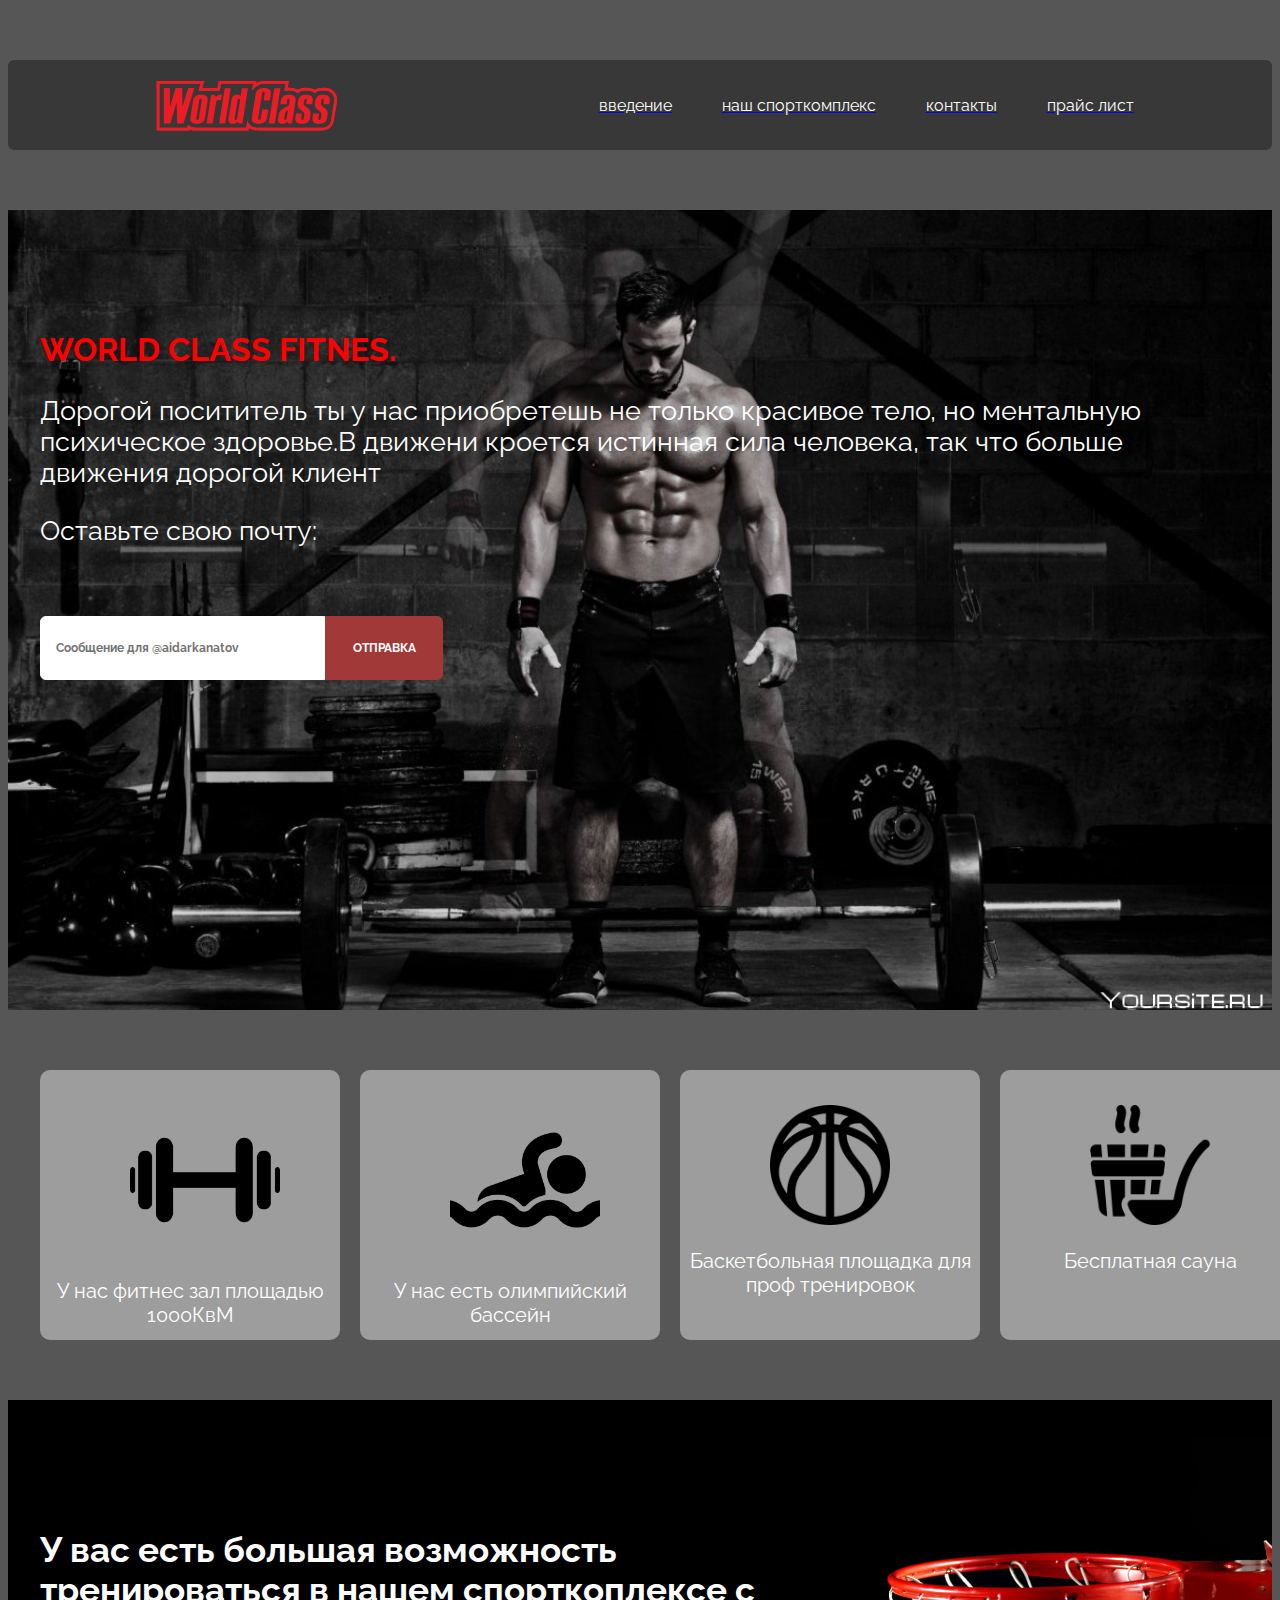
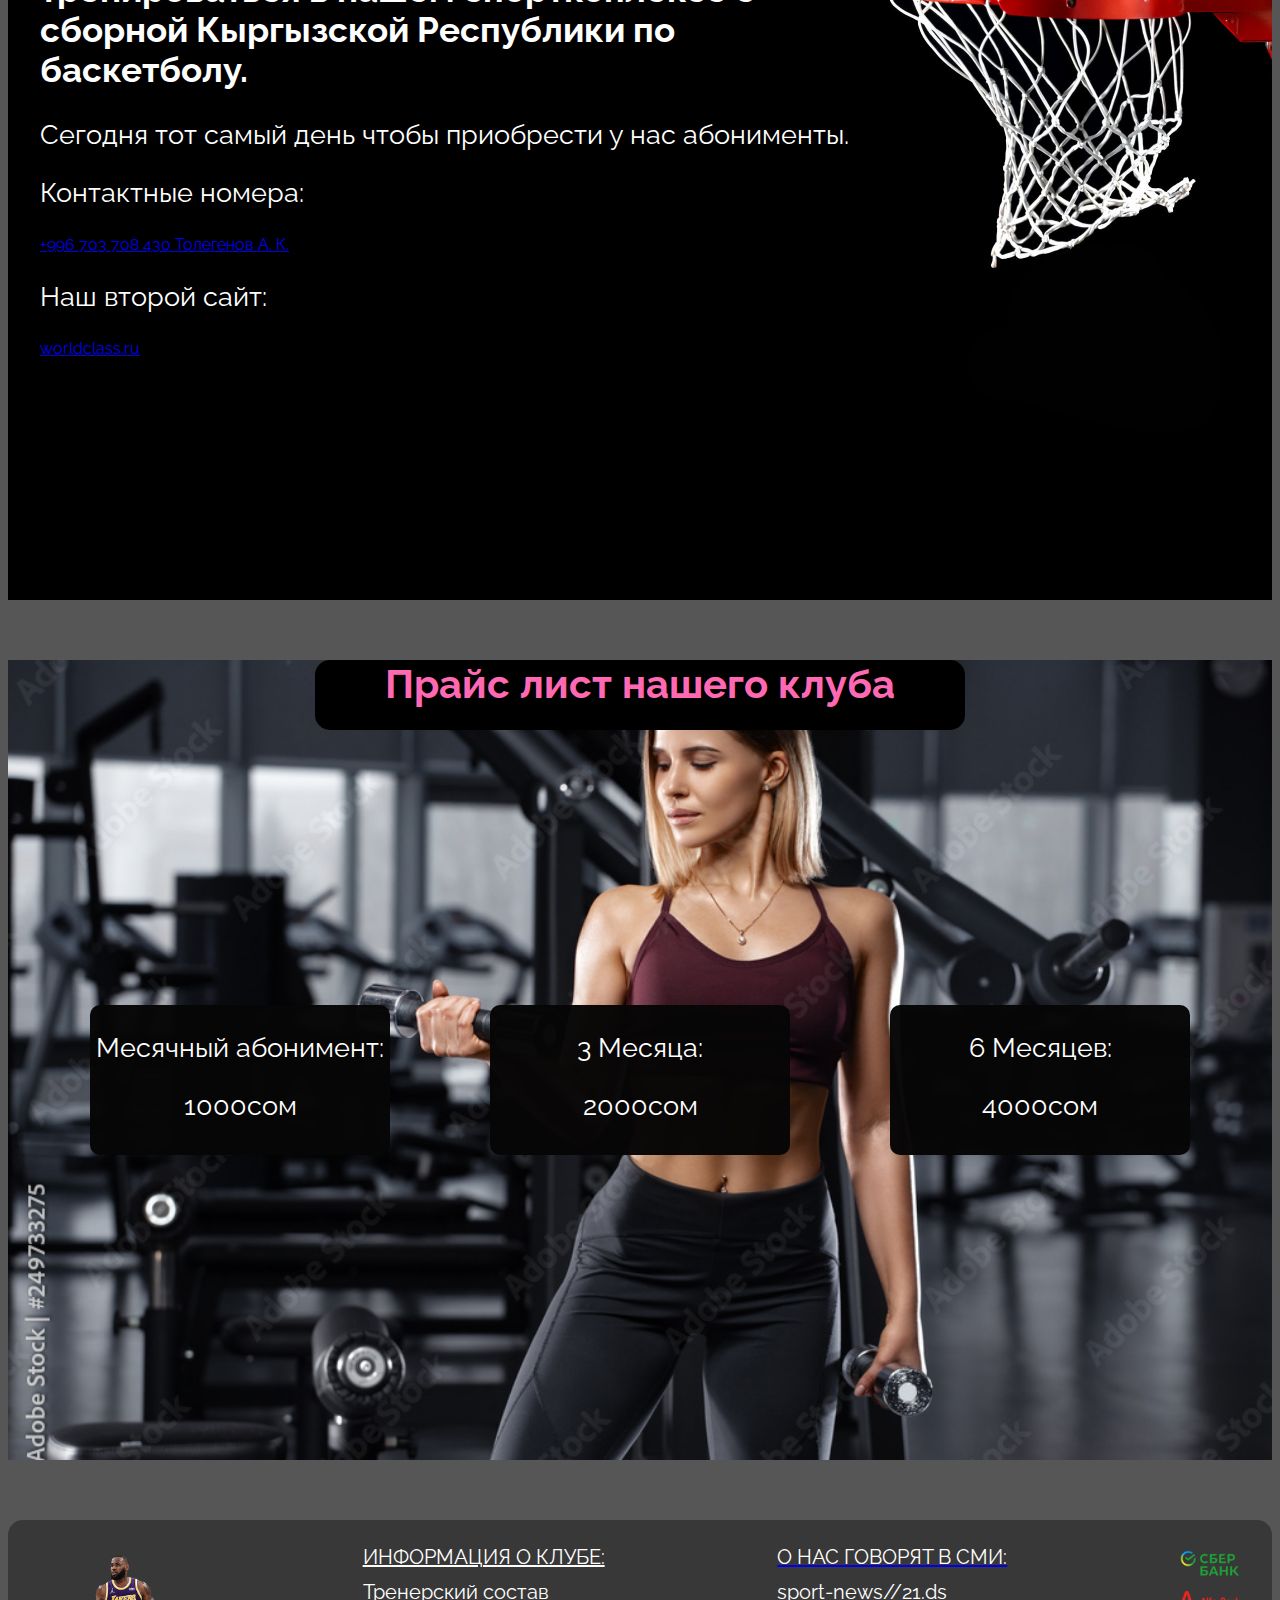
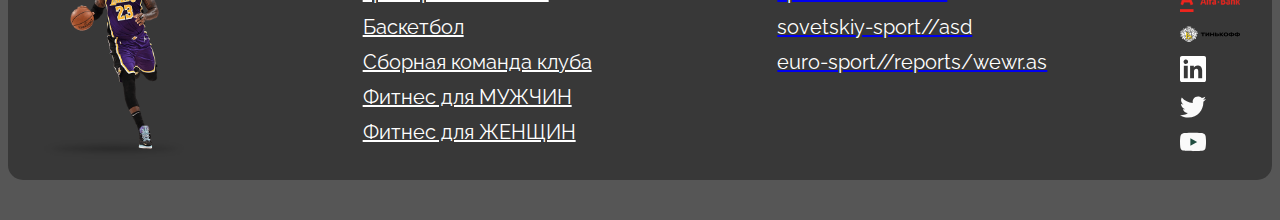
<file: index.html>
<!DOCTYPE html>
<html lang="en">
<head>
    <meta charset="UTF-8">
    <title>sportlife</title>
    <link rel="stylesheet" href="font/Raleway/stylesheet.css">
    <link rel="stylesheet" href="css/styke.css">
    <link rel="stylesheet" href="css/core.css">

</head>
<body>
    <div class="menu">
        <div class="container">
            <div class="menu_2">
                <img src="foto/class.svg" alt="" width="200px">
                <a href="https://google.com">
                    <ul class="adres">
                        <li>введение</li>
                        <li>наш спорткомплекс</li>
                        <li>контакты</li>
                        <li>прайс лист</li>
                    </ul>
                </a>
            </div>
        </div>
    </div>
    <div class="home">
        <div class="container">
            <div class="home_2">
                <h1>WORLD CLASS FITNES. </h1>
                <p>Дорогой посититель ты у нас приобретешь не только красивое тело, но ментальную психическое здоровье.В движени кроется истинная сила человека, так что больше движения дорогой клиент</p>
                <p>Оставьте свою почту:</p>
<!--                <div class="home_fon"><img src="foto/fon2.jpg" alt="" width="1200px" height="700px"></div>-->
                <form action="http://goole.com" method="get">
                    <input placeholder="Сообщение для @aidarkanatov " type="text" name="text">
                    <button type="button">ОТПРАВКА</button>
                </form>
            </div>



        </div>
    </div>
    <div class="center">
        <div class="container">
            <div class="center_2">
                <div class="foto">
                    <div class="foto_2"><img src="foto/gantel.png" alt="" WIDTH="150px"></div>

                    <p class="pr">У нас фитнес зал площадью 1000КвМ</p>
                </div>
                <div class="foto">
                    <div class="foto_2"><img src="foto/бассейн.png" alt="" width="150px"></div>

                    <p class="pr">У нас есть олимпийский бассейн</p>
                </div>
                <div class="foto">
                    <div class="foto_2"> <img src="foto/bask.png" alt=""width="120px"></div>

                    <p class="pr" >Баскетбольная площадка для проф тренировок</p>
                </div>
                <div class="foto">
                    <div class="foto_2"> <img src="foto/sauna_2.png" alt=""width="120px"></div>

                    <p class="pr" >Бесплатная сауна </p>
                </div>

            </div>
        </div>
    </div>
    <div class="centerSecond">
        <div class="container">
            <div class="htwo"><h2 class="h2">
                У вас есть большая возможность тренироваться в нашем спорткоплексе с сборной Кыргызской Республики по баскетболу.
            </h2>
                <p>Сегодня тот самый день чтобы приобрести у нас абонименты.
                </p>
                <p>Контактные номера:</p>
                <a href="https://web.whatsapp.com/">+996 703 708 430   Толегенов А. К.</a>
                <p>Наш второй сайт:</p>
                <a href="https://worldclass.ru">worldclass.ru</a>

            </div>

        </div>
    </div>
    <div class="madrid">
        <div class="container">
            <div>
                <div class="plase">
                    <h2>Прайс лист нашего клуба</h2>
                </div>
                <div class="prais">
                    <div class="prais_2">
                        <p>Месячный абонимент: </p>
                        <p>1000сом</p>
                    </div>
                    <div class="prais_2">
                      <p> 3 Месяца: </p>
                        <p>2000сом</p>
                    </div>
                    <div class="prais_2">
                       <p>6 Месяцев: </p>
                        <p>4000сом</p>
                    </div>
                </div>
            </div>
        </div>
    </div>
    <div class="footer">
        <div class="container">
            <div class="footer_2">

                <div class="lebron"><img src="foto_2/lebron.png" alt="" width="150px" ></div>
                <div>
                    <a class="real" href="http://google.com">
                <ul>
                    <li>ИНФОРМАЦИЯ О КЛУБЕ:</li>
                    <li>Тренерский состав</li>
                    <li>Баскетбол</li>
                    <li>Сборная команда клуба</li>
                    <li>Фитнес для МУЖЧИН</li>
                    <li>Фитнес для ЖЕНЩИН</li>
                </ul>
            </a>
            </div>
                <div class="footer_3">
                    <a href="http://google.com">
                        <ul>

                            <li>О НАС ГОВОРЯТ В СМИ:</li>
                            <li>sport-news//21.ds</li>
                            <li>sovetskiy-sport//asd</li>
                            <li>euro-sport//reports/wewr.as</li>
                            <li></li>
                        </ul>
                    </a>
                </div>
                <div class="twit">
                    <a href="https://sber-bank.com">
                        <div><img src="foto_2/sberbank.png" alt="" width="60px">
                        </div>
                        <div><img src="foto_2/Alfa-Bank.svg.png" alt="" width="60px">
                        </div>
                        <div><img src="foto_2/tinkoff.png" alt="" width="60px">
                        </div>

                    </a>
                    <div class="twit_2">
                        <a  href="https://instagram.com">
                            <div><img src="foto/in.svg" alt=""></div>
                            <div><img src="foto/twit.svg" alt="">
                            </div>
                            <div><img src="foto/yotube.svg" alt="">
                            </div>

                        </a>
                    </div>


                </div>

            </div>
        </div>
    </div>
</body>
</html>
</file>
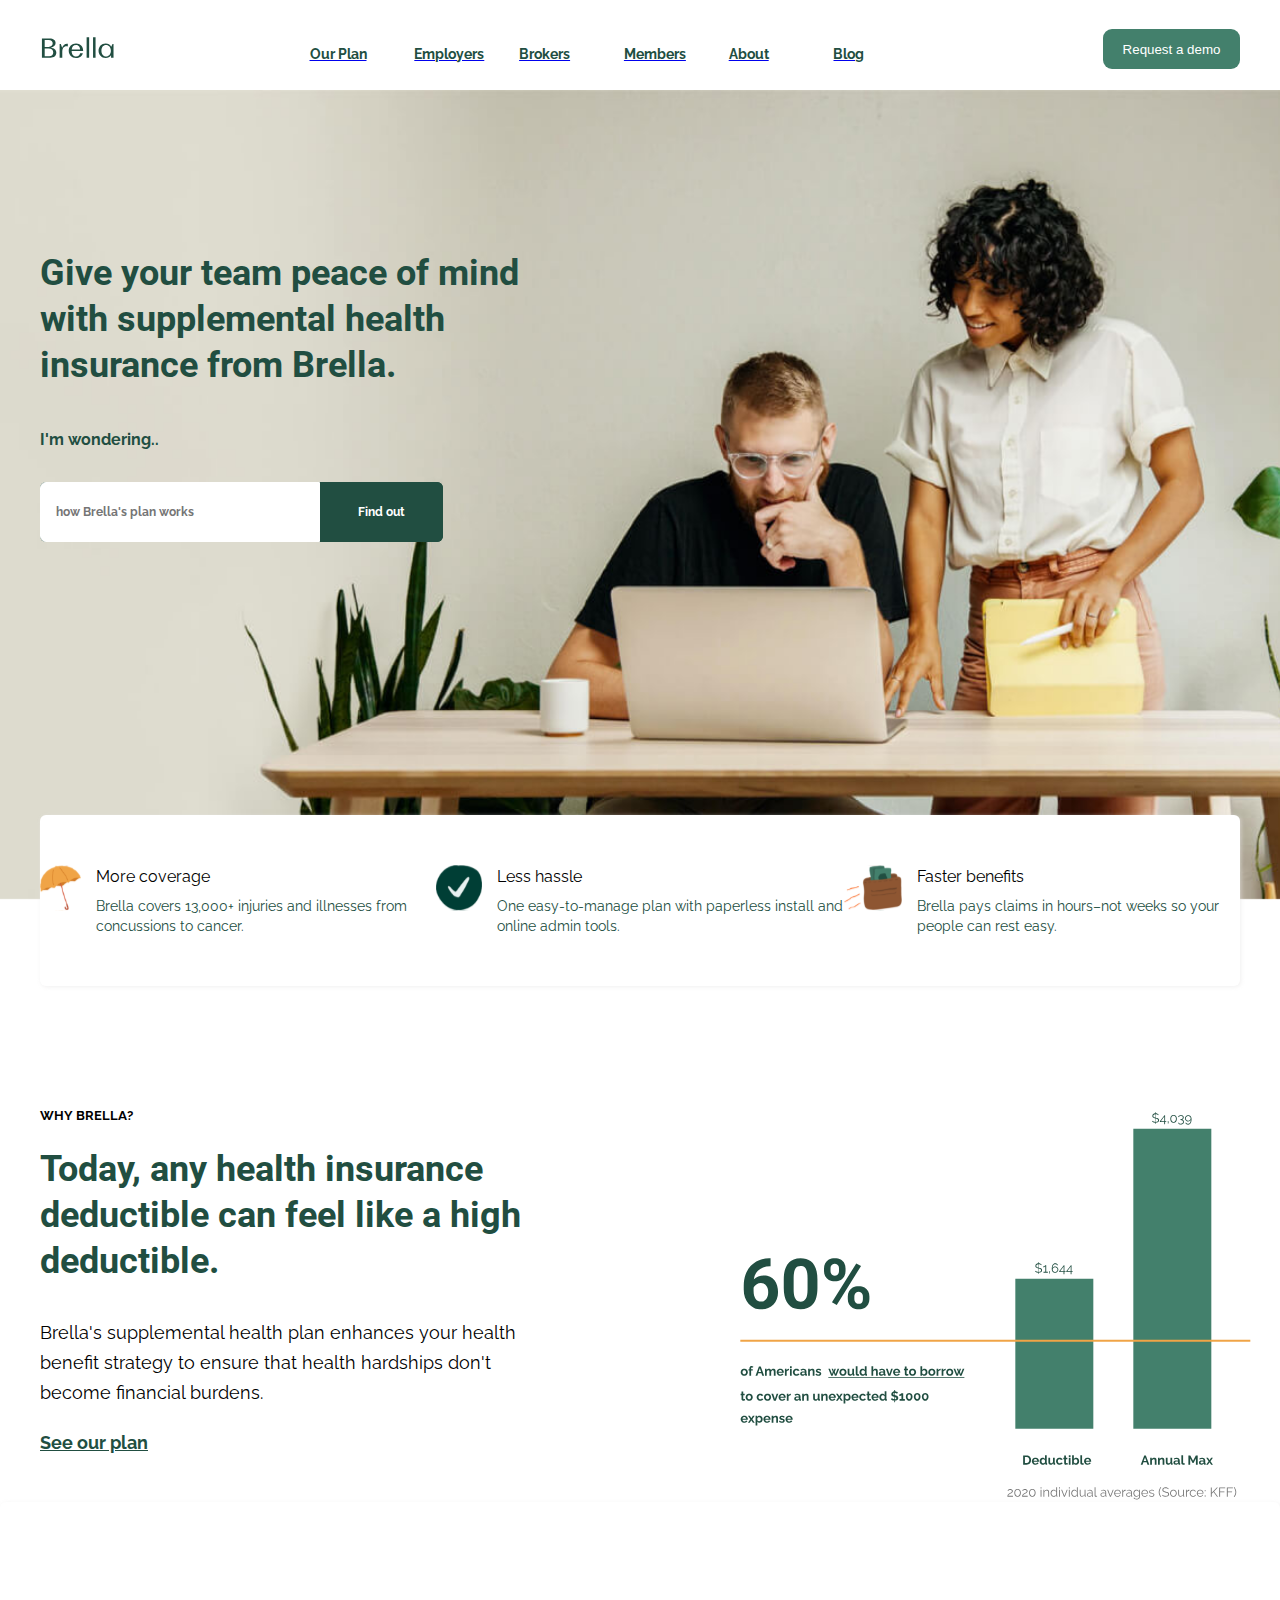
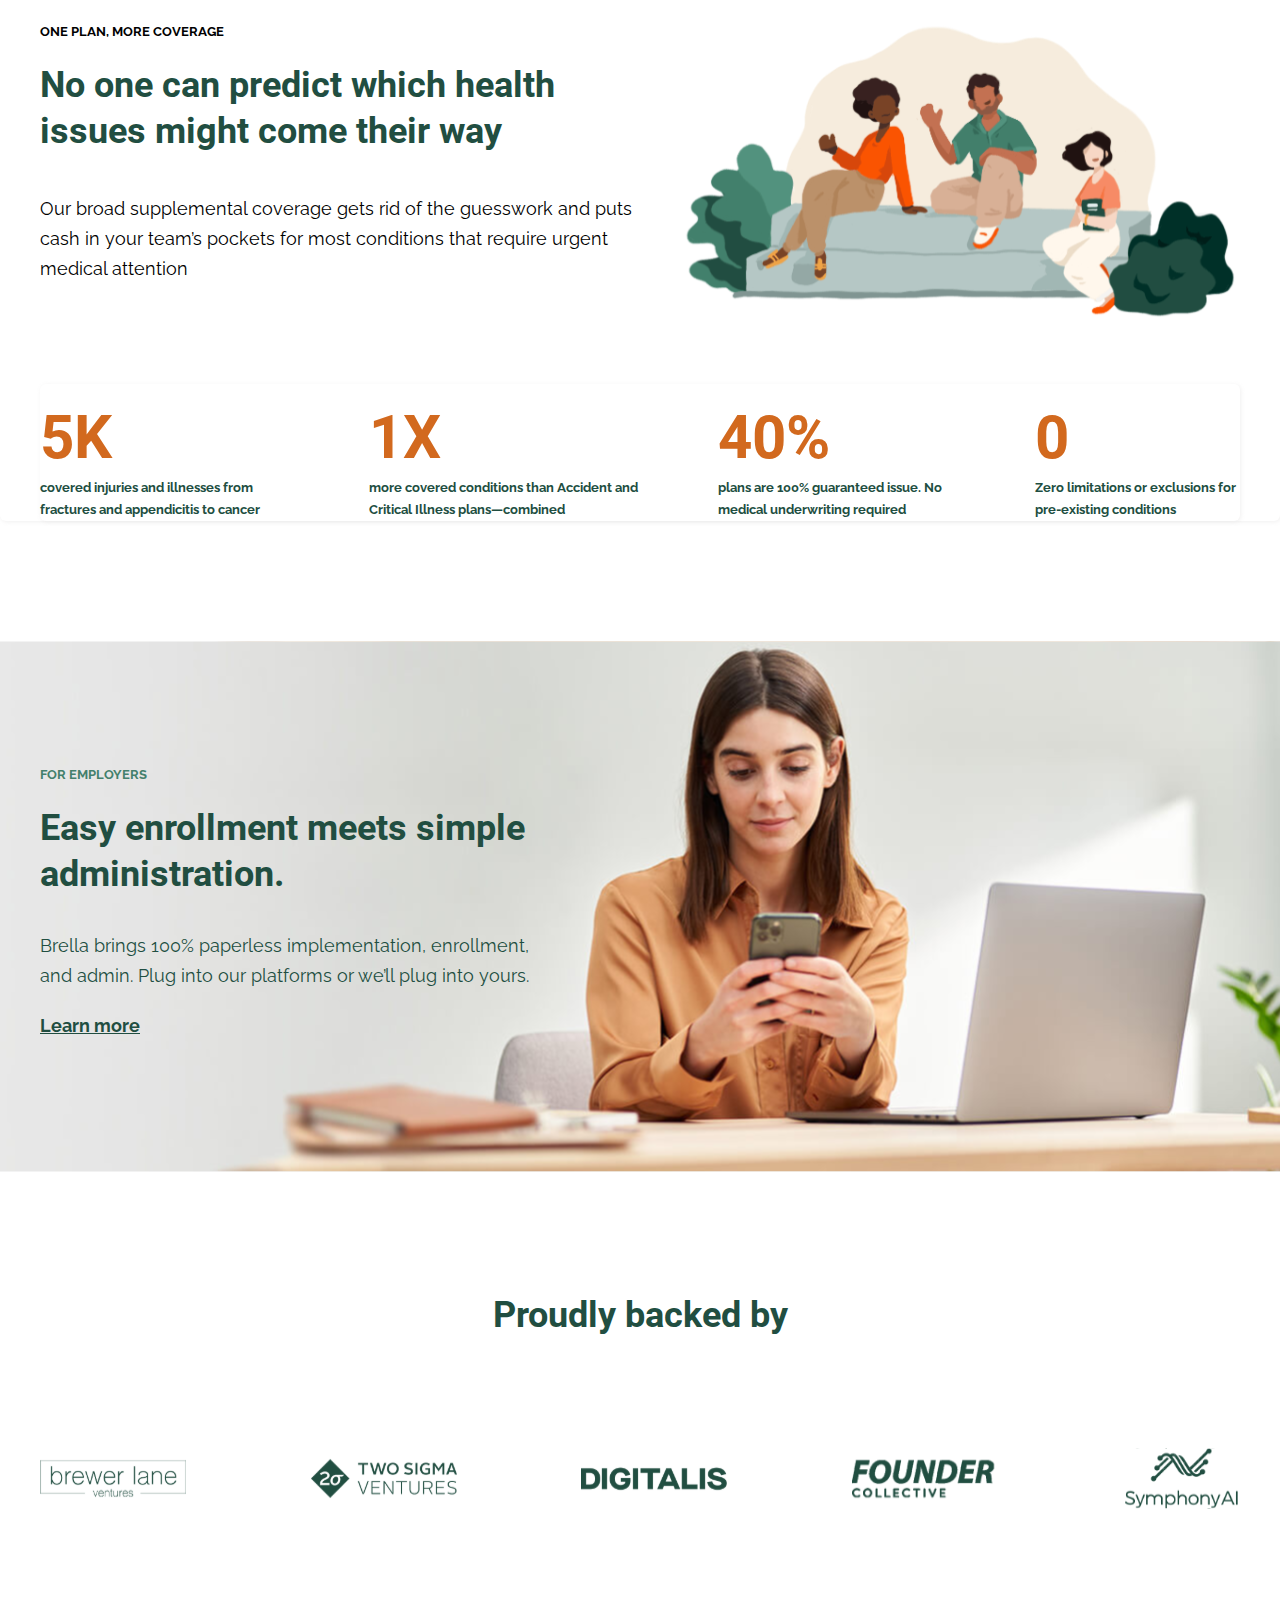
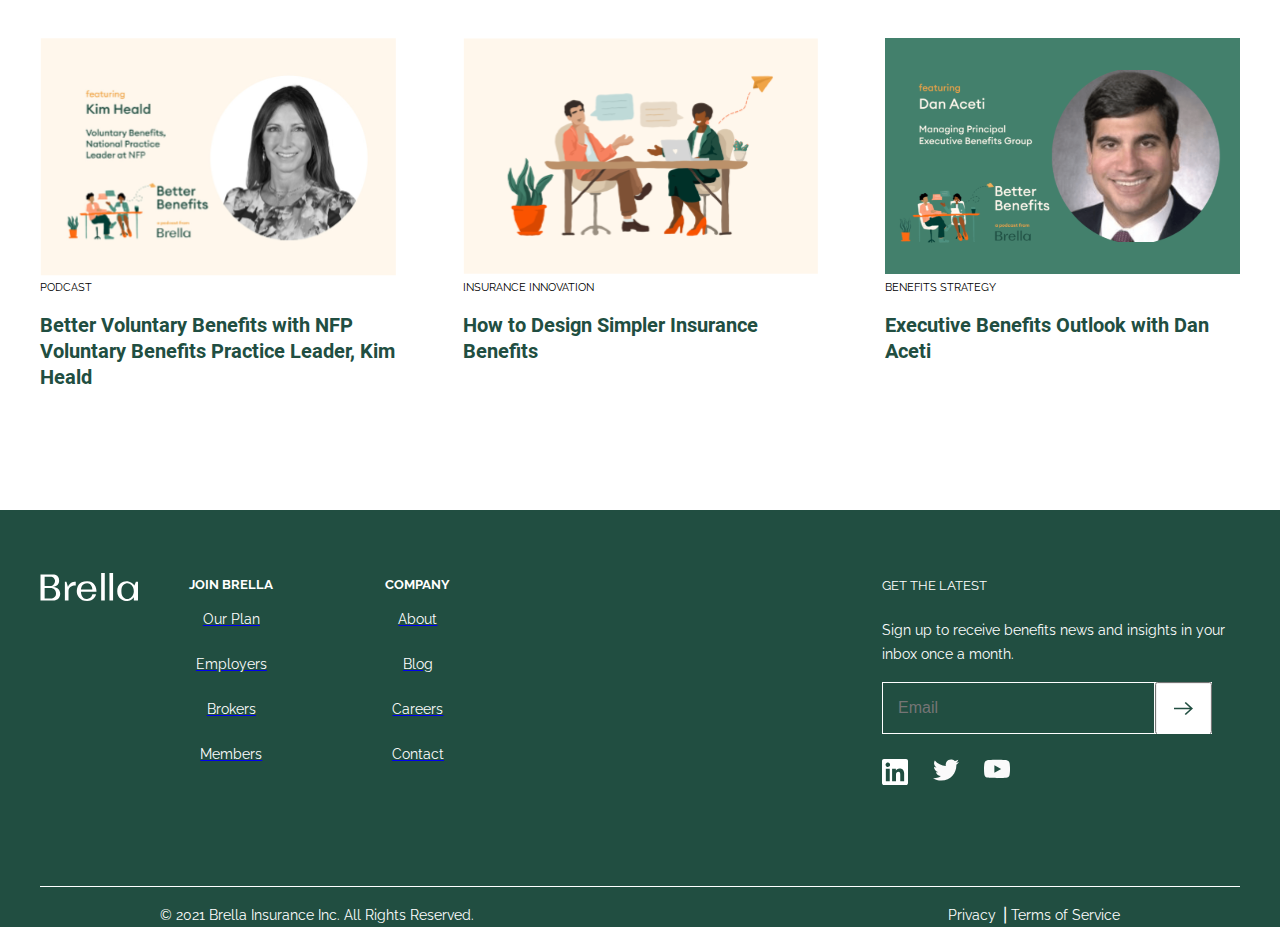
<file: DZ8_Aidar_22_03/index.html>
<!DOCTYPE html>
<html lang="en">
<head>
	<meta charset="UTF-8">
	<title>Brella</title>
	<meta name="viewport" content="width=device-width, user-scalable=no, initial-scale=1.0, maximum-scale=1.0, minimum-scale=1.0">

<!--	<link rel="preconnect" href="https://fonts.googleapis.com">-->
<!--	<link rel="preconnect" href="https://fonts.gstatic.com" crossorigin>-->
<!--	<link href="https://fonts.googleapis.com/css2?family=Raleway:wght@400;700&family=Roboto:wght@700&display=swap" rel="stylesheet">-->
	<link rel="stylesheet" href="fonts/Raleway/stylesheet.css">
	<link rel="stylesheet" href="fonts/Roboto/stylesheet.css">

	<link rel="stylesheet" href="css/core.css">
	<link rel="stylesheet" href="css/style.css">

</head>
  <body>
	<div class="wrapper">
		<header class="menu">
			<div class="container">
				<div class="menu_1">
					<div><img src="images/posts/brella2.svg" alt="" height="24px" width="75px">
					</div>
					<a class="menu_2" href="http://goole.com">
						<ul>
						<li>Our Plan</li>
						<li>Employers</li>
						<li>Brokers</li>
						<li>Members</li>
						<li>About</li>
						<li>Blog</li>
					</ul>
					</a>
					<a href="http://goole.com"><button type="submit">Request a demo</button></a>

				</div>

			</div>
		</header>
		<div class="home">
			<div class="container">
				<div class="home__inner">
					<h1>Give your team peace of mind with supplemental health insurance from Brella.</h1>
					<p>I'm wondering..</p>
					<form action="http://goole.com" method="get">
						<input placeholder="how Brella's plan works" type="text" name="text">
						<button type="button">Find out</button>
					</form>
				</div>
			</div>
		</div>
		<div class="info">
			<div class="container">
				<div class="info__inner">
					<div class="info__item">
						<div class="image"><img src="images/info/umbrella.svg" alt="Umbrella"></div>
						<div class="content">
							<h5>More coverage</h5>
							<span>Brella covers 13,000+ injuries and illnesses from concussions to cancer.</span>
						</div>
					</div>
					<div class="info__item">
						<div class="image"><img src="images/info/check.svg" alt="Check"></div>
						<div class="content">
							<h5>Less hassle</h5>
							<span>One easy-to-manage plan with paperless install and online admin tools.</span>
						</div>
					</div>
					<div class="info__item">
						<div class="image"><img src="images/info/case.svg" alt="Case"></div>
						<div class="content">
							<h5>Faster benefits</h5>
							<span>Brella pays claims in hours–not weeks so your people can rest easy.</span>
						</div>
					</div>
				</div>
			</div>
        </div>
		<div class="deductible">
			<div class="container">
				<div class="deductible_parent ">
					<div class="container__3">
						<span>Why Brella?</span>
						<h1>Today, any health insurance deductible can feel like a high deductible.</h1>
						<p class="p_inner_1">Brella's supplemental health plan enhances your health benefit strategy to ensure that health hardships don't become financial burdens.</p>
						<a href="">See our plan</a>
					</div>
					<div class="diagrama"><img src="images/info/diagrama.svg"></div>

				</div>

			</div>
			</div>

		<div class="issues">
<!--			<div class="issues2">-->
<!--					<span>one plan, more coverage</span>-->
<!--					<h1>No one can predict which health issues might come their way</h1>-->
<!--					<p>Our broad supplemental coverage gets rid of the guesswork and puts cash in your team’s pockets for most conditions that require urgent medical attention</p>-->
<!--			</div>-->
<!--			<div class="issuesimg"><img src="images/info/trichel.svg" alt=""></div>-->
				<div class="container">
					<div class="issues_parent">
						<div class="issues1_1">
							<div class="issues2">
								<span>one plan, more coverage</span>
								<h1>No one can predict which health issues might come their way</h1>
								<p>Our broad supplemental coverage gets rid of the guesswork and puts cash in your team’s pockets for most conditions that require urgent medical attention</p>
							</div>
							<div class="issuesimg">
								<img src="images/info/trichel.svg" alt="">
							</div>
						</div>
						<div>
							<div class="container__2">
								<div class="container__21">
									<p class="p_1">5K</p>
									<p class="p_2">covered injuries and illnesses from fractures and appendicitis to cancer</p>
								</div>
								<div class="container__22">
									<p class="p_1">1X</p>
									<p class="p_2">more covered conditions than Accident and Critical Illness plans—combined</p>
								</div>
								<div class="container__23">
									<p class="p_1">40%</p>
									<p class="p_2">plans are 100% guaranteed issue. No medical underwriting required</p>
								</div>
								<div class="container__24">
									<p class="p_1">0</p>
									<p class="p_2">Zero limitations or exclusions for pre-existing conditions</p>
								</div>
						</div>
					</div>
				</div>
		</div>
		</div>

		<div class="easy">
			<div class="container">
				<div class="easy_foto">
					<div class="easy_3">
						<span>for employers</span>
						<h1>Easy enrollment meets simple administration.</h1>
						<p>Brella brings 100% paperless implementation, enrollment, and admin. Plug into our platforms or we’ll plug into yours.</p>
						<a href="">Learn more</a>
					</div>
						
				</div>
		</div>
		</div>
		<div class="proudly">
			<div class="container">
				<div class="proudly_2">
					<div class="proudly_2_1">
						<h1>Proudly backed by</h1>
					</div>
						<div class="proudly_2_2">
							<div><img src="images/foto/brewer.svg" alt=""></div>
							<div><img src="images/foto/sigma.svg" alt=""></div>
							<div><img src="images/foto/digitals.svg" alt=""></div>
							<div><img src="images/foto/founder.svg" alt=""></div>
							<div><img src="images/foto/symfony.svg" alt=""></div>
						</div>
				</div>
			</div>
		</div>



		<div class="posts">

			<div class="container">
				<div class="posts_2">

					<div class="posts_21">
                        <div class="posts_img"><img src="images/posts/kim.svg" alt=""></div>
						<span class="postsspan">Podcast</span>
						<p class="postsh2">Better Voluntary Benefits with NFP Voluntary Benefits Practice Leader, Kim Heald</p>
					</div>
					<div class="posts_21" >
                        <div class="posts_img"><img src="images/posts/twoman.svg" alt="" width="355px" height="237px"></div>
						<span class="postsspan">Insurance Innovation</span>
						<p class="postsh2">How to Design Simpler Insurance Benefits</p>
					</div>
					<div class="posts_21">
                        <div class="posts_img"><img src="images/posts/don.svg" alt=""></div>
						<span class="postsspan">Benefits Strategy</span>
						<p class="postsh2">Executive Benefits Outlook with Dan Aceti</p>
					</div>
			</div>
			</div>
		</div>



		<footer class="footer">
			<div class="container">
				<div class="container_second_footer">
				<div class="footer_2">
					<div class="footer_21">
						<div class="footerbrella">
							<img src="images/posts/brella.svg" alt="">
						</div>
						<div class="amir1">
							<p>Join Brella</p>

							<a href="https://goole.com">
								<ul>
									<li>Our Plan</li>
									<li>Employers</li>
									<li>Brokers</li>
									<li>Members</li>
								</ul>
							</a>
						</div>
						<div class="amir1">
							<p>Company	</p>
							<a href="https://goole.com">
								<ul>
									<li>About</li>
									<li>Blog</li>
									<li>Careers</li>
									<li>Contact</li>
								</ul>
							</a>


						</div>
					</div>
					<div class="footer_22">
						<span>Get the latest</span>
						<p>Sign up to receive benefits news and insights in your inbox once a month.</p>
						<form action="http://goole.com" method="post">
							<input placeholder="Email" type="email" name="Email">
                            <button type="submit"><img src="images/posts/strelka.svg" alt="">
                            </button>

						</form>
                        <div class="socseti">
                            <div><a href="https://goole.com"><img src="images/socceti/in.svg" alt=""></a></div>
                            <div><a href="https://goole.com"><img src="images/socceti/twit.svg" alt=""></a></div>
                            <div><a href="https://goole.com"><img src="images/socceti/yotube.svg" alt=""></a></div>
                        </div>

					</div>
				</div>
					<div class="line"></div>
				<div class="footer_3">
					<span>© 2021 Brella Insurance Inc. All Rights Reserved.</span>
					<span>Privacy ⎟ Terms of Service</span>
					
				</div>
				</div>
			</div>
		</footer>

 </body>
</html>
</file>
<file: font/Raleway/stylesheet.css>
@font-face {
    font-family: 'Raleway';
    src: url('Raleway-Regular.eot');
    src: url('Raleway-Regular.eot?#iefix') format('embedded-opentype'),
        url('Raleway-Regular.woff2') format('woff2'),
        url('Raleway-Regular.woff') format('woff'),
        url('Raleway-Regular.ttf') format('truetype'),
        url('Raleway-Regular.svg#Raleway-Regular') format('svg');
    font-weight: 400;
    font-style: normal;
    font-display: swap;
}

@font-face {
    font-family: 'Raleway';
    src: url('Raleway-Bold.eot');
    src: url('Raleway-Bold.eot?#iefix') format('embedded-opentype'),
        url('Raleway-Bold.woff2') format('woff2'),
        url('Raleway-Bold.woff') format('woff'),
        url('Raleway-Bold.ttf') format('truetype'),
        url('Raleway-Bold.svg#Raleway-Bold') format('svg');
    font-weight: 700;
    font-style: normal;
    font-display: swap;
}
</file>
<file: css/styke.css>
.menu{
    background-color: rgba(14, 14, 14, 0.42);
    border-radius: 6px;

}
.menu_2{
    height: 90px;
    display: flex;
    justify-content: space-around;
    align-items: center;

}
.menu_2 > img:hover{
    width: 250px;

}
.adres{
    display: flex;
    list-style: none;
    gap: 50px;
    color: white;

}
.adres:hover{
    color: pink;
}
.home{
    background: white url("../foto/fitnesFon.jpg") no-repeat center;
    background-size: cover;
    height: 800px;
}
.home_2{
    padding-top: 100px;
}
.home_2 > h1{
    color: red;


}
form {
    height: 60px;
    width: 403px;
    display: -webkit-box;
    display: -ms-flexbox;
    display: flex;
    background-color: #214E41;
    border-radius: 6px;
    margin-top: 70px;
}
button {
    width: 123px;
    height: 64px;
    color: white;
    border-radius: 0 6px 6px 0;
    background-color: #a23939;
    border: none;
    font-family: "Raleway";
    font-size: 12px;
    font-weight: 700;
    line-height: 20px;

}
input {
    height: 60px;
    width: 280px;
    background-color: white;
    border: solid 0.5px white;
    padding-left: 15px;
    border-radius: 6px 0 0 6px;
    font-family: "Raleway";
    font-size: 12px;
    font-weight: 700;
    line-height: 20px;
}
.home_fon{


}
.center_2{
    display: flex;
    justify-content: space-around;
    gap: 20px;
}


.foto{
    width: 300px;
    height: 270px;
    border-radius: 10px;
    background-color: rgba(255, 255, 255, 0.42);


}
.foto_2 > img{
    margin-top: 35px;
    margin-left: 90px;

}
.pr{
    width: 300px;
    color: white;
    font-size: 20px;
    text-align: center;






}
.pr:hover{
    font-size: 21px;
    text-align: center;
    color: #0e0e0e;


}
.centerSecond{
    background: white url("../foto/korzina.jpeg") no-repeat center;
    background-size: cover;
    height: 800px;
}
.htwo{
    padding-top: 30px;
}

.footer{
    height: 260px;
    background-color: rgba(14, 14, 14, 0.42);
    border-radius: 15px;
}
.h2{
    color: white;
    margin-top: 100px;
    width: 800px;
    line-height: 40px;
    font-size: 35px;
}

.madrid{
    background: yellow url("../foto/prais.jpg") no-repeat center;
    background-size: cover;
    height: 800px;
}
.plase{
    /*width: 1200px;*/
    margin: 0px auto;
    width: 650px;
    height: 70px;
    background-color: black;
    border-radius: 15px;
}
.plase > h2{
    text-align: center;
    font-size: 40px;
    color: hotpink;

}
.prais{
    display: flex;
    justify-content: space-around;
    align-items: center;
    flex-wrap: nowrap;
    flex-direction: row;
    height: 700px;
}
.prais_2{
    width: 300px;
    height: 150px;
    border-radius: 10px;
    background-color: rgba(7, 6, 6, 0.98);


}
.prais_2 > p{
    text-align: center;
}
.footer_2{
    display: flex;
    justify-content: space-between;
}
.footer_3{
}

.footer_3 > a > ul{

    font-size: 20px;
    color: white;
    list-style: none;
    line-height: 35px;



}
.twit > a > div > img{
    color: white;
}
.footer_3 > a > ul:hover {
    color: white;
}
.real{
    font-size: 20px;
    color: white;
    list-style: none;

}
.real > ul{
    list-style: none;
    line-height: 35px;

}
.real:hover {
    color: white;
}
.twit{
    margin-top: 20px;


}
.bank{

}
.twit > a > div > img{
    margin-top: 10px;
}.twit_2 > a > div > img{
    margin-top: 10px;
}
.twit > a > div > img:hover{
    width: 80px;
}


.twit_2 > a > div > img:hover{
    width: 40px;
}
.lebron > img:hover{
    width: 170px;
}
</file>
<file: css/core.css>
.container{
    margin: 0 auto;
    width: 1200px;
    border-radius: 6px;
    box-shadow: #362e2a;
    margin-top: 60px;
}
body{
    background-color: rgba(14, 14, 14, 0.7);
    margin-bottom: 40px;
font-family: 'Raleway';
}
p{
    font-family: 'Raleway';
    font-size: 27px;
    color: white;
}
</file>
<file: DZ8_Aidar_22_03/fonts/Raleway/stylesheet.css>
@font-face {
    font-family: 'Raleway';
    src: url('Raleway-Regular.eot');
    src: url('Raleway-Regular.eot?#iefix') format('embedded-opentype'),
        url('Raleway-Regular.woff2') format('woff2'),
        url('Raleway-Regular.woff') format('woff'),
        url('Raleway-Regular.ttf') format('truetype'),
        url('Raleway-Regular.svg#Raleway-Regular') format('svg');
    font-weight: 400;
    font-style: normal;
    font-display: swap;
}

@font-face {
    font-family: 'Raleway';
    src: url('Raleway-Bold.eot');
    src: url('Raleway-Bold.eot?#iefix') format('embedded-opentype'),
        url('Raleway-Bold.woff2') format('woff2'),
        url('Raleway-Bold.woff') format('woff'),
        url('Raleway-Bold.ttf') format('truetype'),
        url('Raleway-Bold.svg#Raleway-Bold') format('svg');
    font-weight: 700;
    font-style: normal;
    font-display: swap;
}
</file>
<file: DZ8_Aidar_22_03/fonts/Roboto/stylesheet.css>
@font-face {
    font-family: 'Roboto';
    src: url('Roboto-Bold.eot');
    src: url('Roboto-Bold.eot?#iefix') format('embedded-opentype'),
        url('Roboto-Bold.woff2') format('woff2'),
        url('Roboto-Bold.woff') format('woff'),
        url('Roboto-Bold.ttf') format('truetype'),
        url('Roboto-Bold.svg#Roboto-Bold') format('svg');
    font-weight: 700;
    font-style: normal;
    font-display: swap;
}
</file>
<file: DZ8_Aidar_22_03/css/core.css>
* {
  margin: 0;
  padding: 0;
  -webkit-box-sizing: border-box;
          box-sizing: border-box;
}

html {
  font: 14px "Raleway", "Roboto", sans-serif;
  font-weight: 400;
}

.container {
  max-width: 1240px;
  padding-left: 20px;
  padding-right: 20px;
  margin: 0 auto;
}
@media (max-width: 600px) {
  .container {
    padding-left: 20px;
    padding-right: 20px;
  }
}
.container h1, .container h2 {
  font-family: "Roboto", sans-serif;
  font-size: 36px;
  line-height: 46px;
  color: #214E41;
}
</file>
<file: DZ8_Aidar_22_03/css/style.css>
.menu {
  height: 90px;
  background: #ffffff;
  padding-top: 29px;
}
@media (max-width: 500px) {
  .menu {
    height: 60px;
    padding-top: 15px;
  }
}
.menu .menu_1 {
  display: -webkit-box;
  display: -ms-flexbox;
  display: flex;
  -webkit-box-pack: justify;
      -ms-flex-pack: justify;
          justify-content: space-between;
  -webkit-box-align: center;
      -ms-flex-align: center;
          align-items: center;
}
@media (max-width: 690px) {
  .menu .menu_1 {
    padding-left: 20px;
    padding-right: 20px;
  }
}
.menu .menu_1 .menu_2 {
  width: 599px;
  height: 20px;
  margin-top: 9px;
}
@media (max-width: 675px) {
  .menu .menu_1 .menu_2 {
    display: none;
  }
}
.menu .menu_1 .menu_2 ul {
  display: -webkit-box;
  display: -ms-flexbox;
  display: flex;
  -webkit-box-pack: justify;
      -ms-flex-pack: justify;
          justify-content: space-between;
}
.menu .menu_1 .menu_2 ul > li {
  width: 75px;
  height: 20px;
  font-family: "Raleway";
  font-style: normal;
  font-weight: 700;
  font-size: 14px;
  line-height: 20px;
  color: #214E41;
  list-style: none;
  gap: 53px;
}
.menu .menu_1 button {
  background-color: #43806C;
  height: 40px;
  width: 137px;
  border-radius: 9px;
  color: white;
  border: none;
}

.home {
  background: #dddbce url("../images/home/header.jpg") no-repeat center;
  background-size: cover;
}
@media (max-width: 700px) {
  .home {
    background: #43806C;
    padding-bottom: 20px;
  }
}
@media (max-height: 600px) {
  .home {
    margin-bottom: 60px;
  }
}
@media (max-width: 500px) {
  .home {
    height: 425px;
  }
}
.home .home__inner {
  padding-top: 160px;
  height: calc(100vh - 90px);
}
@media (max-width: 900px) {
  .home .home__inner {
    padding-top: 65px;
    padding-bottom: 57px;
  }
}
.home .home__inner h1 {
  width: 516px;
  margin-bottom: 40px;
}
@media (max-width: 700px) {
  .home .home__inner h1 {
    color: white;
    font-size: 22px;
    line-height: 30px;
    width: 280px;
  }
}
.home .home__inner p {
  margin-bottom: 30px;
  height: 24px;
  right: 80.61%;
  top: 178px;
  font-style: normal;
  font-weight: 700;
  font-size: 16px;
  line-height: 24px;
  color: #214E41;
}
.home form {
  height: 60px;
  width: 403px;
  display: -webkit-box;
  display: -ms-flexbox;
  display: flex;
  background-color: #214E41;
  border-radius: 6px;
}
@media (max-width: 500px) {
  .home form {
    height: 50px;
    width: 320px;
  }
}
.home form button {
  width: 123px;
  height: 60px;
  color: white;
  border-radius: 0 6px 6px 0;
  background-color: #214E41;
  border: none;
  font-family: "Raleway";
  font-size: 12px;
  font-weight: 700;
  line-height: 20px;
}
@media (max-width: 500px) {
  .home form button {
    height: 50px;
    width: 85px;
    background-color: #b7ad9b;
    color: #214E41;
  }
}
.home form input {
  height: 60px;
  width: 280px;
  background-color: white;
  border: solid 0.5px white;
  padding-left: 15px;
  border-radius: 6px 0 0 6px;
  font-family: "Raleway";
  font-size: 12px;
  font-weight: 700;
  line-height: 20px;
}
@media (max-width: 500px) {
  .home form input {
    height: 50px;
    width: 234px;
  }
}

/******************/
.info {
  margin-top: -85px;
  margin-bottom: 60px;
}
@media (max-width: 1000px) {
  .info {
    margin-top: 40px;
  }
}
@media (max-width: 500px) {
  .info {
    margin-bottom: 60px;
  }
}
.info .info__inner {
  height: 171px;
  width: 1200px;
  display: -webkit-box;
  display: -ms-flexbox;
  display: flex;
  -ms-flex-pack: distribute;
      justify-content: space-around;
  background-color: #fff;
  -webkit-box-shadow: 1px 1px 4px rgba(232, 230, 230, 0.6);
          box-shadow: 1px 1px 4px rgba(232, 230, 230, 0.6);
  border-radius: 6px;
  -webkit-box-align: center;
      -ms-flex-align: center;
          align-items: center;
}
@media (max-width: 950px) {
  .info .info__inner {
    display: block;
    -webkit-box-shadow: none;
            box-shadow: none;
    margin: 0 auto;
    width: 300px;
  }
}
.info .info__inner .content {
  margin-left: 15px;
}
.info .info__inner .info__item {
  display: -webkit-box;
  display: -ms-flexbox;
  display: flex;
  -ms-flex-pack: distribute;
      justify-content: space-around;
}
@media (max-width: 950px) {
  .info .info__inner .info__item {
    -webkit-box-shadow: 1px 1px 4px rgba(232, 230, 230, 0.6);
            box-shadow: 1px 1px 4px rgba(232, 230, 230, 0.6);
    border-radius: 6px;
    background-color: #F6ECDD;
    width: 320px;
    height: 69px;
    margin-top: 10px;
    display: -webkit-box;
    display: -ms-flexbox;
    display: flex;
    -webkit-box-pack: center;
        -ms-flex-pack: center;
            justify-content: center;
  }
}
@media (max-width: 500px) {
  .info .info__inner .info__item {
    -webkit-box-align: center;
        -ms-flex-align: center;
            align-items: center;
  }
}
.info .info__inner .info__item h5 {
  margin-bottom: 7px;
  font-size: 16px;
  font-weight: 400;
  line-height: 24px;
  height: 24px;
}
.info .info__inner .info__item span {
  line-height: 20px;
  font-family: "Raleway";
  font-style: normal;
  color: #214E41;
}
@media (max-width: 1000px) {
  .info .info__inner .info__item span {
    display: none;
  }
}

/***********deductible****************/
.deductible_parent {
  width: 100%;
  display: -webkit-box;
  display: -ms-flexbox;
  display: flex;
  -webkit-box-pack: justify;
      -ms-flex-pack: justify;
          justify-content: space-between;
  padding-top: 60px;
}
.deductible_parent .container__3 {
  width: 510px;
}
@media (max-width: 1031px) {
  .deductible_parent .container__3 {
    width: 100%;
  }
}
@media (max-width: 530px) {
  .deductible_parent .container__3 {
    width: 320px;
    height: 339px;
  }
}
.deductible_parent .container__3 > span {
  font-weight: 700;
  font-size: 13px;
  line-height: 20px;
  text-transform: uppercase;
}
@media (max-width: 530px) {
  .deductible_parent .container__3 > span {
    font-size: 13px;
    font-weight: 700;
    line-height: 20px;
    text-align: left;
  }
}
.deductible_parent .container__3 > h1 {
  font-size: 36px;
  font-weight: 700;
  line-height: 46px;
  margin-top: 20px;
  margin-bottom: 34px;
}
@media (max-width: 530px) {
  .deductible_parent .container__3 > h1 {
    font-size: 22px;
    font-weight: 700;
    line-height: 30px;
    letter-spacing: 0em;
    text-align: left;
  }
}
.deductible_parent .container__3 > .p_inner_1 {
  width: 510px;
  line-height: 30px;
  font-weight: 400;
  font-size: 18px;
  margin-bottom: 26px;
}
@media (max-width: 530px) {
  .deductible_parent .container__3 > .p_inner_1 {
    width: 320px;
    font-size: 18px;
    font-weight: 400;
    line-height: 30px;
    text-align: left;
  }
}
.deductible_parent .container__3 > a {
  font-weight: 700;
  font-size: 18px;
  line-height: 18px;
  color: #214e41;
}
.deductible_parent .diagrama {
  width: 510px;
  height: 396px;
}
@media (max-width: 1032px) {
  .deductible_parent .diagrama {
    display: none;
  }
}

/**********issues*********/
.issues {
  -webkit-box-align: center;
      -ms-flex-align: center;
          align-items: center;
  display: -webkit-box;
  display: -ms-flexbox;
  display: flex;
  -webkit-box-shadow: 1px 1px 4px rgba(232, 230, 230, 0.6);
          box-shadow: 1px 1px 4px rgba(232, 230, 230, 0.6);
  border-radius: 6px;
}
.issues .issues_parent {
  width: 1200px;
  margin: 120px auto auto;
}
.issues .issues_parent .issues1_1 {
  -webkit-box-pack: justify;
      -ms-flex-pack: justify;
          justify-content: space-between;
  display: -webkit-box;
  display: -ms-flexbox;
  display: flex;
}
@media (max-width: 530px) {
  .issues .issues_parent .issues1_1 {
    width: 320px;
    height: 339px;
  }
}
.issues .issues_parent .issues1_1 .issues2 {
  width: 600px;
}
@media (max-width: 1217px) {
  .issues .issues_parent .issues1_1 .issues2 {
    width: 100%;
  }
}
@media (max-width: 1160px) {
  .issues .issues_parent .issues1_1 .issues2 {
    width: 90%;
  }
}
@media (max-width: 1090px) {
  .issues .issues_parent .issues1_1 .issues2 {
    width: 715px;
  }
}
@media (max-width: 715px) {
  .issues .issues_parent .issues1_1 .issues2 {
    width: 500px;
  }
}
.issues .issues_parent .issues1_1 .issues2 > span {
  font-size: 13px;
  font-weight: 700;
  line-height: 20px;
  text-align: left;
  text-transform: uppercase;
}
.issues .issues_parent .issues1_1 .issues2 > h1 {
  font-size: 36px;
  font-weight: 700;
  line-height: 46px;
  height: 92px;
  margin: 20px auto 40px auto;
  font-style: normal;
  /* or 128% */
  color: #214e41;
}
@media (max-width: 530px) {
  .issues .issues_parent .issues1_1 .issues2 > h1 {
    width: 296px;
    font-size: 22px;
    font-weight: 700;
    line-height: 30px;
    letter-spacing: 0em;
    text-align: left;
    margin-left: 0;
  }
}
.issues .issues_parent .issues1_1 .issues2 > p {
  font-size: 18px;
  font-weight: 400;
  line-height: 30px;
  text-align: left;
  width: 100%;
}
@media (max-width: 530px) {
  .issues .issues_parent .issues1_1 .issues2 > p {
    width: 320px;
    font-size: 18px;
    font-weight: 400;
    line-height: 30px;
    text-align: left;
  }
}
.issues .issues_parent .issues1_1 .issuesimg {
  width: 600px;
}
@media (max-width: 1217px) {
  .issues .issues_parent .issues1_1 .issuesimg {
    display: none;
  }
}

/**********container************/
.container__2 {
  -webkit-box-pack: justify;
      -ms-flex-pack: justify;
          justify-content: space-between;
  -webkit-box-align: center;
      -ms-flex-align: center;
          align-items: center;
  display: -webkit-box;
  display: -ms-flexbox;
  display: flex;
  width: 1200px;
  background-color: #fff;
  margin: 60px auto auto auto;
  gap: 70px;
  -webkit-box-shadow: 1px 1px 4px rgba(232, 230, 230, 0.6);
          box-shadow: 1px 1px 4px rgba(232, 230, 230, 0.6);
  border-radius: 6px;
}
@media (max-width: 1235px) {
  .container__2 {
    display: block;
    -webkit-box-shadow: none;
            box-shadow: none;
    width: 320px;
    height: 567px;
  }
}
@media (max-width: 970px) {
  .container__2 {
    display: inline-block;
  }
}
.container__2 .p_2 {
  font-family: "Raleway";
  font-size: 13px;
  font-weight: 700;
  line-height: 22px;
  color: #214E41;
}

.container__21 > .p_1 {
  color: chocolate;
  font-weight: 700;
  font-size: 60px;
  line-height: 78px;
  font-family: "Roboto", sans-serif;
}

.container__2 .p_1 {
  color: chocolate;
  margin-top: 15px;
  font-weight: 700;
  font-size: 60px;
  line-height: 78px;
  font-family: "Roboto", sans-serif;
  display: inline-block;
}

.container__2 .p_1:hover {
  -webkit-transform: scale(1.5);
          transform: scale(1.5);
  display: inline-block;
  position: relative;
}

/************easy**************/
.easy {
  background: white url("../images/foto/woman.svg") no-repeat center;
  background-size: cover;
  height: 531px;
  margin-top: 120px;
}
.easy .easy_3 {
  width: 500px;
  height: 282px;
  padding-top: 124px;
}
@media (max-width: 600px) {
  .easy .easy_3 {
    width: 320px;
    height: 332px;
    margin-left: 10px;
  }
}
.easy .easy_3 > span {
  height: 20px;
  font-family: "Raleway";
  font-style: normal;
  font-weight: 700;
  font-size: 13px;
  line-height: 20px;
  color: #43806C;
  width: 114px;
  text-transform: uppercase;
}
.easy .easy_3 > h1 {
  margin-top: 20px;
  margin-bottom: 34px;
  color: #214E41;
}
@media (max-width: 500px) {
  .easy .easy_3 > h1 {
    font-size: 22px;
    font-weight: 700;
    line-height: 30px;
    text-align: left;
  }
}
.easy .easy_3 > p {
  margin-bottom: 26px;
  font-family: "Raleway";
  font-size: 18px;
  font-weight: 400;
  line-height: 30px;
  color: #214E41;
}
@media (max-width: 600px) {
  .easy .easy_3 > p {
    font-size: 18px;
    font-weight: 400;
    line-height: 30px;
    color: white;
  }
}
.easy .easy_3 > a {
  width: 100px;
  height: 18px;
  left: calc(50% - 50px);
  font-style: normal;
  font-weight: 700;
  font-size: 18px;
  line-height: 18px;
  text-align: center;
  color: #214E41;
}

/*************proudly*****************/
.proudly_2 {
  margin-top: 120px;
}
.proudly_2 .proudly_2_1 {
  width: 1200px;
  height: 46px;
    text-align: center;
    margin-bottom: 110px;

}
.proudly_2 .proudly_2_2 {
  height: 70px;
  display: -webkit-box;
  display: -ms-flexbox;
  display: flex;
  -webkit-box-pack: justify;
      -ms-flex-pack: justify;
          justify-content: space-between;
  gap: 124px;
}
.proudly_2 .proudly_2_1 > h1 {
  color: #214E41;
}

/*****************posts*****************/
.posts_2 {
   margin-top: 120px;
  display: -webkit-box;
  display: -ms-flexbox;
  display: flex;
  justify-content: space-between;
}
.posts_2 .posts_21 {
    width: 355px;



}
.posts_img {
    height: 240px;
    width: 355px;

}
.posts_2 .postsspan {
    font-family: 'Raleway';
    font-size: 11px;
    font-weight: 400;
    line-height: 18px;
    margin-top: 20px;
    text-transform: uppercase;

}
.posts_2 .postsh2 {
  font-family: 'Roboto';
  font-size: 20px;
  font-weight: 700;
  line-height: 26px;
  margin-top: 15px;
  color: #214E41;
}

/***************footer*********/
.footer{
  background-color: #214E41;
}
.container_second_footer {
  margin-top: 120px;
}
.container_second_footer .footer_2 {
  width: 1200px;
  height: 286px;
  display: -webkit-box;
  display: -ms-flexbox;
  display: flex;
}
.container_second_footer .footer_2 .footer_21 {
  display: -webkit-box;
  display: -ms-flexbox;
  display: flex;
    height: 192px;
    width: 592px;
    margin-top: 63px;




}
.container_second_footer .footer_2 .footer_21 .footerbrella > img {
  width: 98px;
  height: 28px;

}

.container_second_footer .footer_2 .footer_21 .amir1 {
    height: 192px;
    width: 186.65625px;
    text-align: center;

}
.container_second_footer .footer_2 .footer_21 .amir1 > a > ul > li {
    list-style: none;
    font-family: "Raleway";
    font-style: normal;
    font-weight: 400;
    font-size: 14px;
    color: white;
    line-height: 45px;

}
.container_second_footer .footer_2 .footer_21 .amir1 > p {
  font-family: Raleway;
  font-size: 13px;
  font-weight: 700;
  line-height: 24px;
  color: #FFFFFF;
  text-transform: uppercase;
}

.container_second_footer .footer_2 .footer_22 {
  margin-top: 64px;
  margin-left: 250px;
}
.container_second_footer .footer_2 .footer_22 > span {
  font-family: Raleway;
  font-size: 13px;
  font-weight: 400;
  line-height: 24px;
  letter-spacing: 0.0199999996px;
  text-align: left;
  color: white;
  text-transform: uppercase;
}
.container_second_footer .footer_2 .footer_22 > p {
  font-family: Raleway;
  font-size: 14px;
  font-weight: 400;
  line-height: 24px;
  color: white;
  height: 48px;
  width: 345px;
  margin-top: 20px;
  margin-bottom: 16px;
}
.container_second_footer .footer_2 .footer_22 > img {
  height: 26px;
  margin-top: 30px;
}
.container_second_footer .footer_2 form {
  height: 52px;
  width: 330px;
  display: -webkit-box;
  display: -ms-flexbox;
  display: flex;
  background-color: white;
}
.container_second_footer .footer_2 form input {
  height: 52px;
  width: 350px;
  background-color: #214E41;
  border: solid 0.5px white;
  font-size: 16px;
  padding-left: 15px;
}
.footer_22 .socseti {
  display: flex;
  gap: 25px;
  margin-top: 25px;

}
.container_second_footer .line {
  height: 1px;
  background-color: white;
  margin-top: 90px;
}
.container_second_footer .footer_3 {
  height: 24px;
  margin-left: 120px;
  margin-right: 120px;
  margin-top: 16px;
  display: -webkit-box;
  display: -ms-flexbox;
  display: flex;
  -webkit-box-pack: justify;
      -ms-flex-pack: justify;
          justify-content: space-between;
}
.container_second_footer .footer_3 > span {
  color: white;
  font-weight: 400;
  font-size: 14px;
  line-height: 24px;
}
</file>
